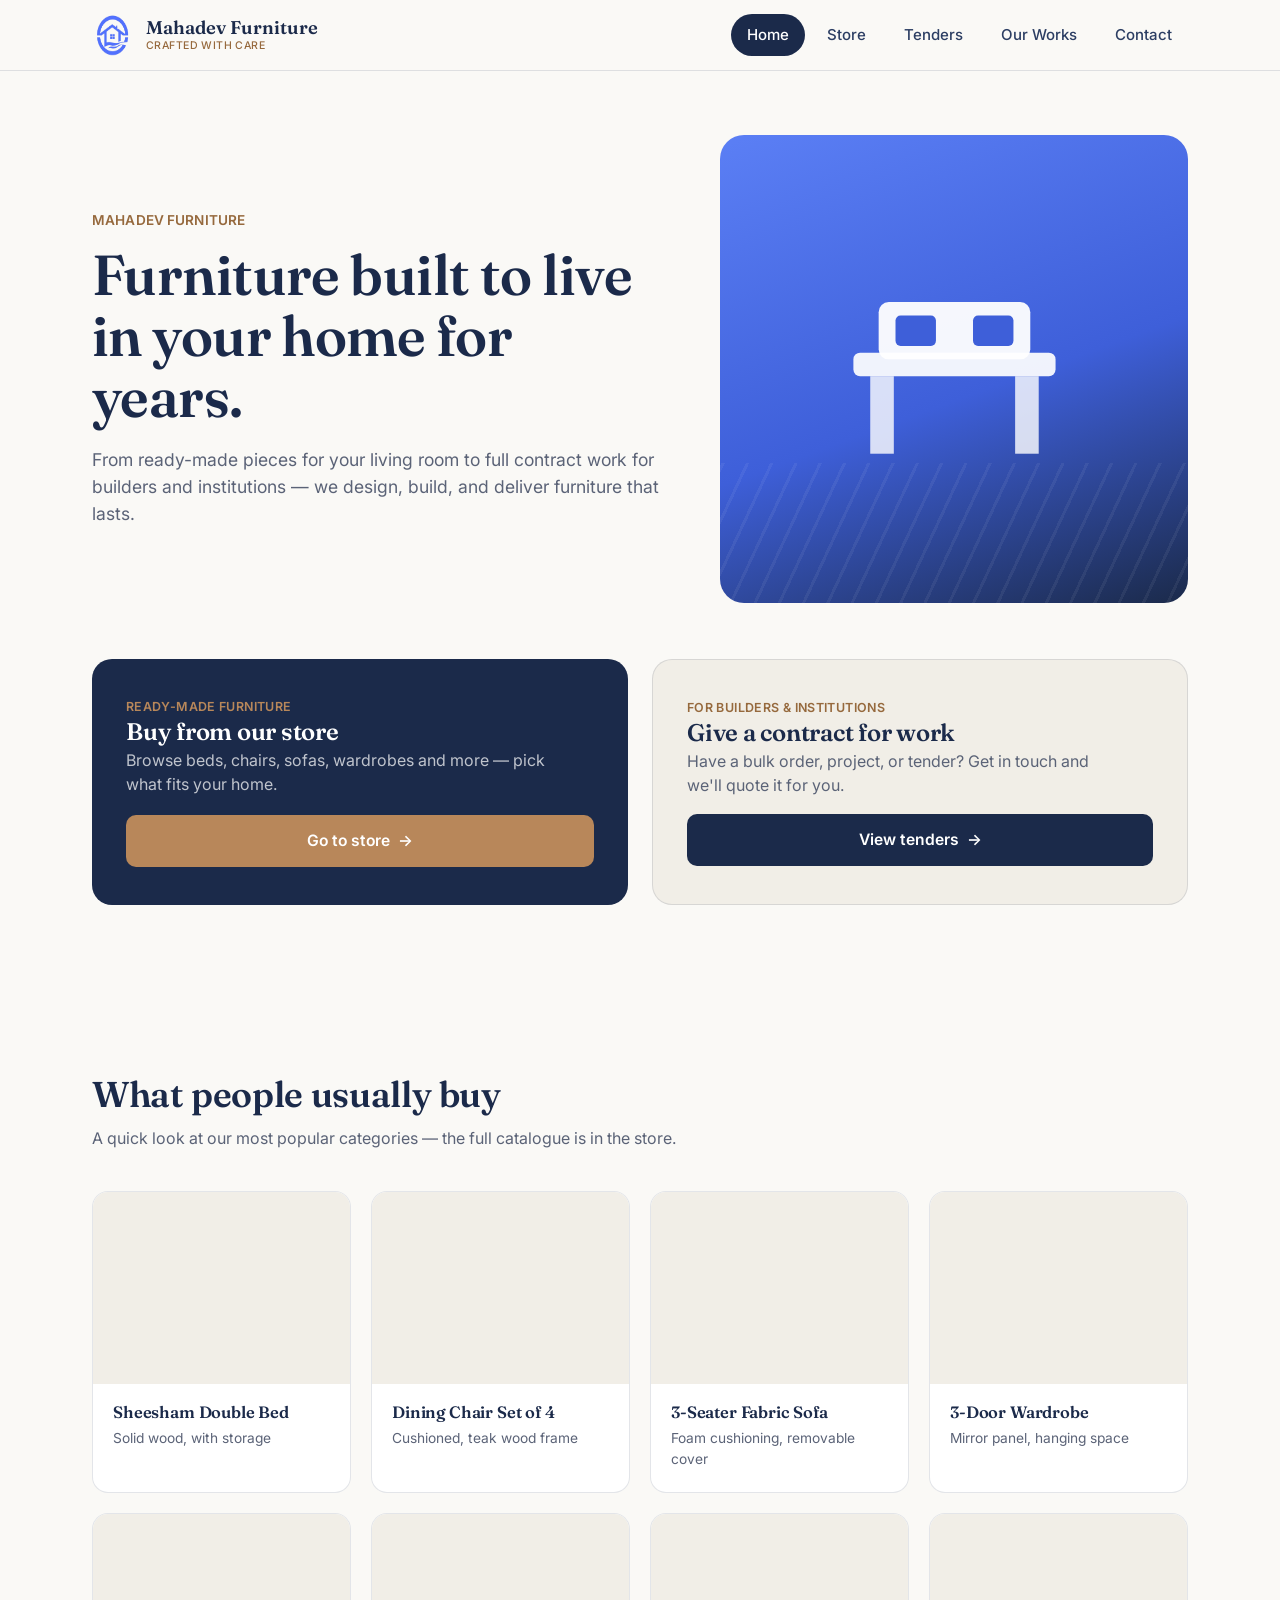
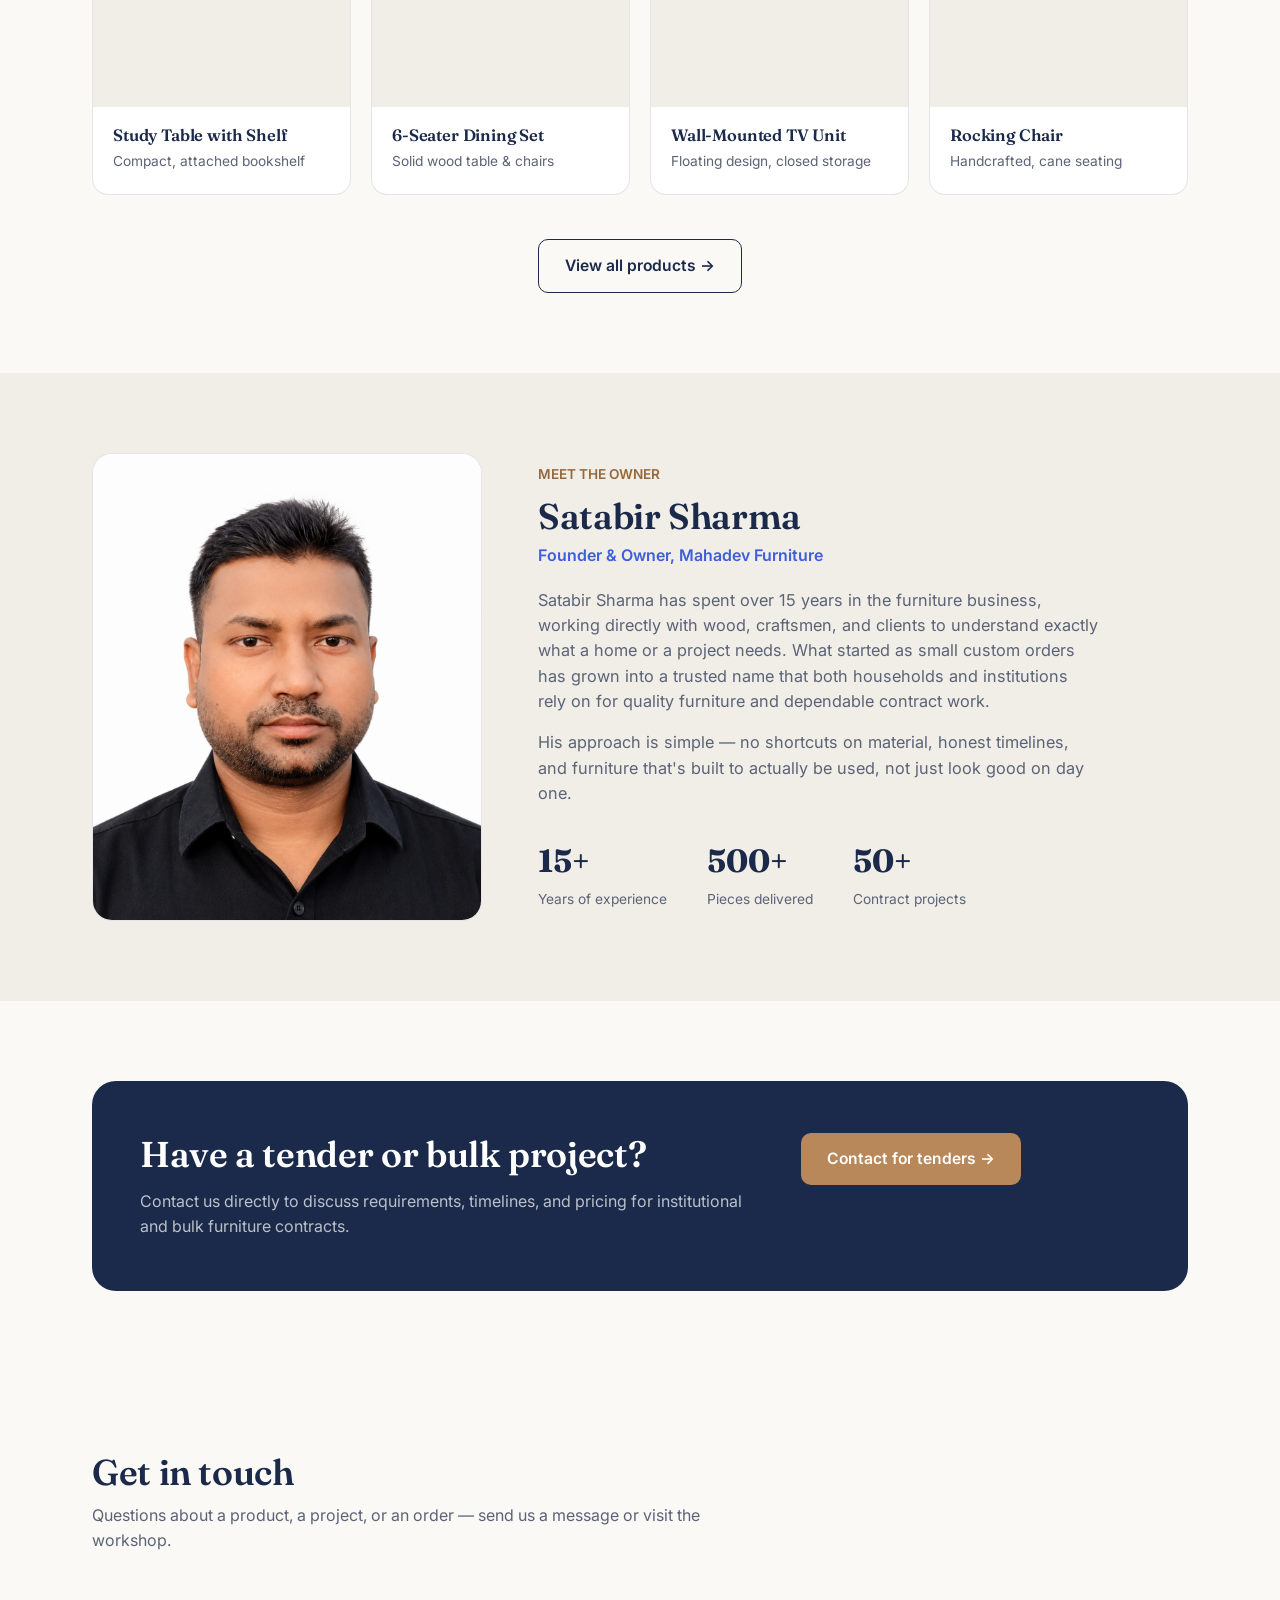
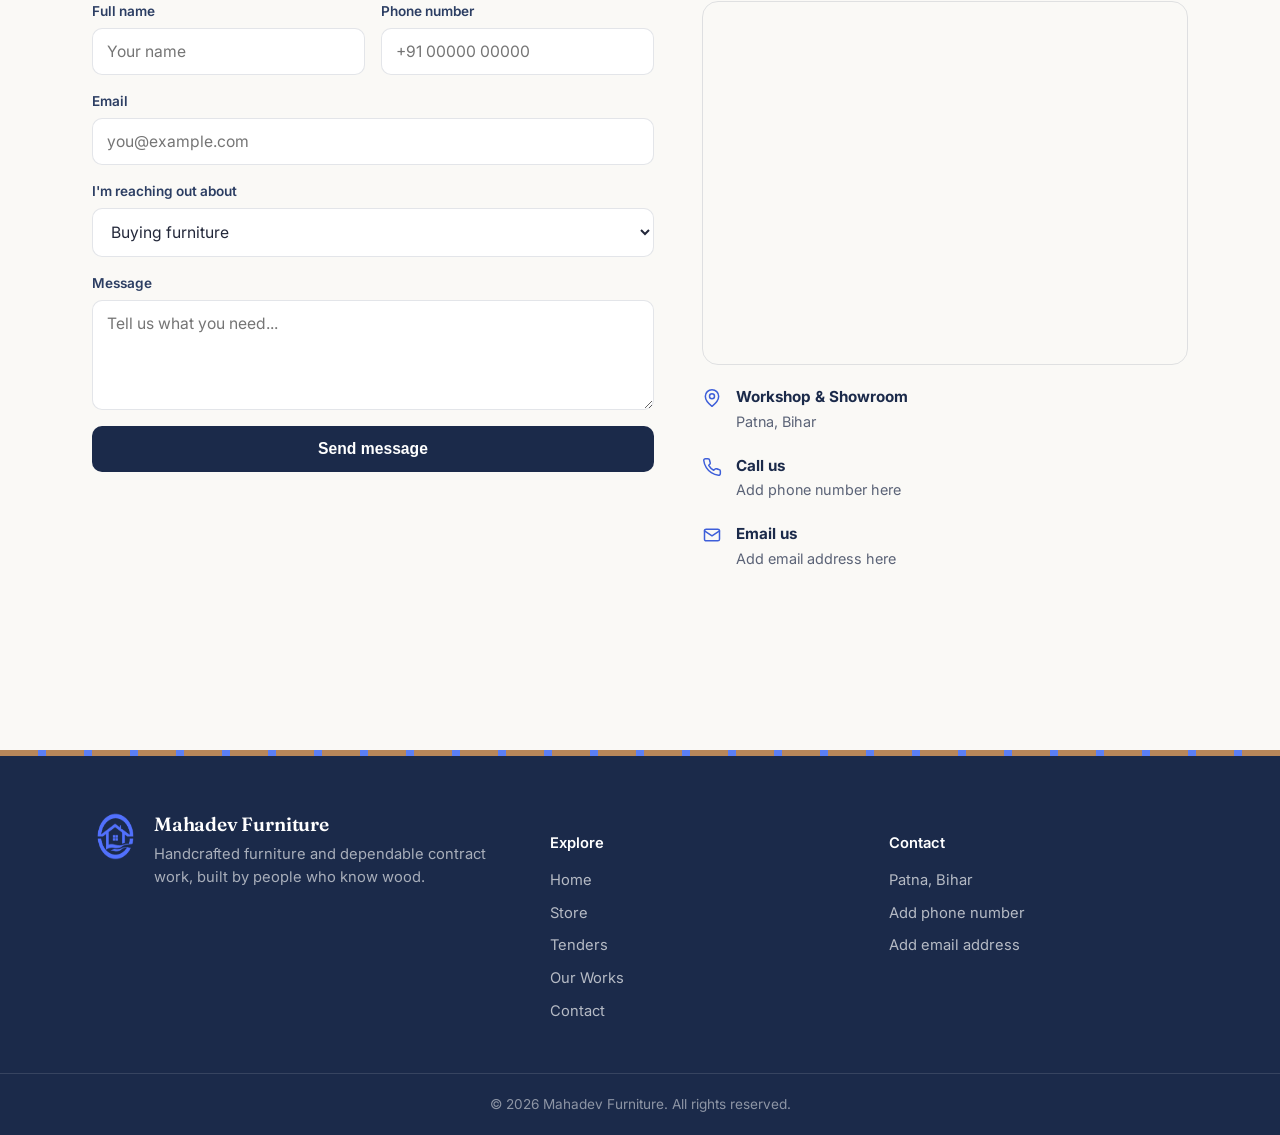
<file: index.html>
<!DOCTYPE html>
<html lang="en">
<head>
<meta charset="UTF-8">
<meta name="viewport" content="width=device-width, initial-scale=1.0">
<title>Mahadev Furniture — Handcrafted Furniture &amp; Contract Work</title>
<link rel="stylesheet" href="style.css">
<style>
  /* ---------- Hero ---------- */
  .hero {
    padding: 64px 0 0;
    overflow: hidden;
  }
  .hero-inner {
    display: grid;
    grid-template-columns: 1.1fr 0.9fr;
    gap: 56px;
    align-items: center;
    padding-bottom: 56px;
  }
  .hero-copy .kicker {
    font-weight: 600;
    font-size: 0.85rem;
    color: var(--wood-deep);
    margin-bottom: 14px;
    letter-spacing: 0.01em;
  }
  .hero-copy p { margin-top: 18px; font-size: 1.1rem; }

  .hero-art {
    position: relative;
    aspect-ratio: 1/1;
    border-radius: 24px;
    background: linear-gradient(160deg, var(--blue) 0%, var(--blue-deep) 55%, var(--navy) 100%);
    display: flex;
    align-items: center;
    justify-content: center;
    overflow: hidden;
  }
  .hero-art svg { width: 72%; height: 72%; }
  .hero-art::after {
    content: "";
    position: absolute;
    bottom: -10%;
    left: -10%;
    right: -10%;
    height: 40%;
    background: repeating-linear-gradient(115deg, rgba(255,255,255,0.06) 0 3px, transparent 3px 22px);
  }

  /* CTA choice panels */
  .choice-panels {
    display: grid;
    grid-template-columns: 1fr 1fr;
    gap: 24px;
    padding-bottom: 88px;
  }
  .choice-panel {
    border-radius: 20px;
    padding: 38px 34px;
    display: flex;
    flex-direction: column;
    gap: 16px;
    min-height: 220px;
    justify-content: space-between;
  }
  .choice-panel.store {
    background: var(--navy);
    color: var(--white);
  }
  .choice-panel.tenders {
    background: var(--panel);
    border: 1.5px solid var(--line);
  }
  .choice-panel h3 { font-size: 1.5rem; }
  .choice-panel.store h3 { color: var(--white); }
  .choice-panel.tenders h3 { color: var(--navy); }
  .choice-panel p { max-width: 42ch; }
  .choice-panel.store p { color: rgba(255,255,255,0.72); }
  .choice-panel.tenders p { color: var(--text-soft); }
  .choice-tag {
    font-size: 0.78rem;
    font-weight: 600;
    letter-spacing: 0.03em;
    color: var(--wood);
  }
  .choice-panel.tenders .choice-tag { color: var(--wood-deep); }

  @media (max-width: 780px) {
    .hero-inner { grid-template-columns: 1fr; }
    .hero-art { max-width: 340px; margin: 0 auto; }
    .choice-panels { grid-template-columns: 1fr; }
  }

  /* ---------- Category grid ---------- */
  .section-head {
    display: flex;
    align-items: flex-end;
    justify-content: space-between;
    margin-bottom: 40px;
    gap: 24px;
    flex-wrap: wrap;
  }
  .section-head p { margin-top: 10px; }

  .cat-grid {
    display: grid;
    grid-template-columns: repeat(4, 1fr);
    gap: 20px;
  }
  .cat-card {
    background: var(--white);
    border: 1px solid var(--line);
    border-radius: 16px;
    overflow: hidden;
    display: flex;
    flex-direction: column;
    transition: border-color 0.15s ease, transform 0.15s ease;
    cursor: pointer;
  }
  .cat-card:hover {
    border-color: var(--blue);
    transform: translateY(-3px);
  }
  .cat-image {
    aspect-ratio: 4/3;
    background: var(--panel);
  }
  .cat-body { padding: 18px 20px 22px; }
  .cat-card h3 { font-size: 1.03rem; }
  .cat-card span { font-size: 0.86rem; color: var(--text-soft); display: block; margin-top: 4px; }

  .view-all-wrap { text-align: center; margin-top: 44px; }

  @media (max-width: 900px) {
    .cat-grid { grid-template-columns: repeat(2, 1fr); }
  }

  /* ---------- Owner section ---------- */
  .owner-section { background: var(--panel); }
  .owner-inner {
    display: grid;
    grid-template-columns: 0.75fr 1.25fr;
    gap: 56px;
    align-items: center;
  }
  .owner-photo {
    border-radius: 20px;
    overflow: hidden;
    aspect-ratio: 3/3.6;
    background: var(--white);
    border: 1px solid var(--line);
  }
  .owner-photo img { width: 100%; height: 100%; object-fit: cover; }
  .owner-copy .kicker {
    font-weight: 600;
    font-size: 0.85rem;
    color: var(--wood-deep);
    margin-bottom: 10px;
  }
  .owner-copy h2 { margin-bottom: 6px; }
  .owner-role {
    font-size: 1rem;
    color: var(--blue-deep);
    font-weight: 600;
    margin-bottom: 20px;
    display: block;
  }
  .owner-copy p { margin-top: 16px; font-size: 1.02rem; max-width: 56ch; }
  .owner-stats {
    display: flex;
    gap: 40px;
    margin-top: 30px;
  }
  .owner-stat strong {
    display: block;
    font-family: var(--serif);
    font-size: 2rem;
    color: var(--navy);
  }
  .owner-stat span { font-size: 0.86rem; color: var(--text-soft); }

  @media (max-width: 780px) {
    .owner-inner { grid-template-columns: 1fr; }
    .owner-photo { max-width: 320px; margin: 0 auto; }
  }

  /* ---------- Tender CTA band ---------- */
  .tender-band {
    background: var(--navy);
    border-radius: 24px;
    padding: 52px 48px;
    display: grid;
    grid-template-columns: 1.3fr 0.7fr;
    gap: 32px;
    align-items: center;
  }
  .tender-band h2 { color: var(--white); }
  .tender-band p { color: rgba(255,255,255,0.7); margin-top: 14px; }
  .tender-band .btn-wood { align-self: start; justify-self: start; }

  @media (max-width: 700px) {
    .tender-band { grid-template-columns: 1fr; text-align: left; padding: 40px 28px; }
  }

  /* ---------- Contact + map ---------- */
  .contact-grid {
    display: grid;
    grid-template-columns: 1fr 1fr;
    gap: 48px;
    margin-top: 48px;
  }
  .contact-form {
    display: flex;
    flex-direction: column;
    gap: 16px;
  }
  .contact-form label {
    font-size: 0.85rem;
    font-weight: 600;
    color: var(--navy-soft);
    margin-bottom: 6px;
    display: block;
  }
  .field { display: flex; flex-direction: column; }
  .contact-form input, .contact-form select, .contact-form textarea {
    font-family: var(--sans);
    font-size: 0.98rem;
    padding: 13px 14px;
    border-radius: 10px;
    border: 1.5px solid var(--line);
    background: var(--white);
    color: var(--text);
  }
  .contact-form input:focus, .contact-form select:focus, .contact-form textarea:focus {
    outline: none;
    border-color: var(--blue);
  }
  .contact-form textarea { resize: vertical; min-height: 110px; }
  .row-2 { display: grid; grid-template-columns: 1fr 1fr; gap: 16px; }

  .location-card {
    display: flex;
    flex-direction: column;
    gap: 20px;
  }
  .map-frame {
    border-radius: 16px;
    overflow: hidden;
    border: 1px solid var(--line);
    aspect-ratio: 4/3;
  }
  .map-frame iframe { width: 100%; height: 100%; border: 0; }
  .location-detail {
    display: flex;
    gap: 14px;
    align-items: flex-start;
  }
  .location-detail svg { width: 20px; height: 20px; stroke: var(--blue-deep); flex-shrink: 0; margin-top: 3px; }
  .location-detail strong { display: block; color: var(--navy); font-size: 0.95rem; }
  .location-detail span { font-size: 0.9rem; color: var(--text-soft); }

  @media (max-width: 780px) {
    .contact-grid { grid-template-columns: 1fr; }
    .row-2 { grid-template-columns: 1fr; }
  }
</style>
</head>
<body>

<header class="site-header">
  <nav class="nav">
    <a href="index.html" class="brand">
      <img src="logo.png" alt="Mahadev Furniture logo">
      <span class="brand-text">Mahadev Furniture<span>CRAFTED WITH CARE</span></span>
    </a>
    <button class="nav-toggle" id="navToggle" aria-label="Menu"><span></span><span></span><span></span></button>
    <div class="nav-links" id="navLinks">
      <a href="index.html" class="active">Home</a>
      <a href="store.html">Store</a>
      <a href="tenders.html">Tenders</a>
      <a href="works.html">Our Works</a>
      <a href="contact.html">Contact</a>
    </div>
  </nav>
</header>

<!-- ============ HERO ============ -->
<section class="hero">
  <div class="wrap hero-inner">
    <div class="hero-copy">
      <div class="kicker">MAHADEV FURNITURE</div>
      <h1>Furniture built to live in your home for years.</h1>
      <p>From ready-made pieces for your living room to full contract work for builders and institutions — we design, build, and deliver furniture that lasts.</p>
    </div>
    <div class="hero-art">
      <svg viewBox="0 0 200 200" fill="none" xmlns="http://www.w3.org/2000/svg">
        <rect x="40" y="90" width="120" height="14" rx="4" fill="white" fill-opacity="0.92"/>
        <rect x="50" y="104" width="14" height="46" fill="white" fill-opacity="0.8"/>
        <rect x="136" y="104" width="14" height="46" fill="white" fill-opacity="0.8"/>
        <rect x="55" y="60" width="90" height="34" rx="6" fill="white" fill-opacity="0.95"/>
        <rect x="65" y="68" width="24" height="18" rx="3" fill="#3E5FD9"/>
        <rect x="111" y="68" width="24" height="18" rx="3" fill="#3E5FD9"/>
      </svg>
    </div>
  </div>

  <div class="wrap choice-panels">
    <a href="store.html" class="choice-panel store">
      <div>
        <div class="choice-tag">READY-MADE FURNITURE</div>
        <h3>Buy from our store</h3>
        <p>Browse beds, chairs, sofas, wardrobes and more — pick what fits your home.</p>
      </div>
      <span class="btn btn-wood">Go to store &nbsp;→</span>
    </a>
    <a href="tenders.html" class="choice-panel tenders">
      <div>
        <div class="choice-tag">FOR BUILDERS &amp; INSTITUTIONS</div>
        <h3>Give a contract for work</h3>
        <p>Have a bulk order, project, or tender? Get in touch and we'll quote it for you.</p>
      </div>
      <span class="btn btn-primary">View tenders &nbsp;→</span>
    </a>
  </div>
</section>

<!-- ============ CATEGORY GRID ============ -->
<section>
  <div class="wrap">
    <div class="section-head">
      <div>
        <h2>What people usually buy</h2>
        <p>A quick look at our most popular categories — the full catalogue is in the store.</p>
      </div>
    </div>

    <div class="cat-grid">
      <a href="store.html" class="cat-card">
        <div class="cat-image"></div>
        <div class="cat-body">
          <h3>Sheesham Double Bed</h3>
          <span>Solid wood, with storage</span>
        </div>
      </a>
      <a href="store.html" class="cat-card">
        <div class="cat-image"></div>
        <div class="cat-body">
          <h3>Dining Chair Set of 4</h3>
          <span>Cushioned, teak wood frame</span>
        </div>
      </a>
      <a href="store.html" class="cat-card">
        <div class="cat-image"></div>
        <div class="cat-body">
          <h3>3-Seater Fabric Sofa</h3>
          <span>Foam cushioning, removable cover</span>
        </div>
      </a>
      <a href="store.html" class="cat-card">
        <div class="cat-image"></div>
        <div class="cat-body">
          <h3>3-Door Wardrobe</h3>
          <span>Mirror panel, hanging space</span>
        </div>
      </a>
      <a href="store.html" class="cat-card">
        <div class="cat-image"></div>
        <div class="cat-body">
          <h3>Study Table with Shelf</h3>
          <span>Compact, attached bookshelf</span>
        </div>
      </a>
      <a href="store.html" class="cat-card">
        <div class="cat-image"></div>
        <div class="cat-body">
          <h3>6-Seater Dining Set</h3>
          <span>Solid wood table &amp; chairs</span>
        </div>
      </a>
      <a href="store.html" class="cat-card">
        <div class="cat-image"></div>
        <div class="cat-body">
          <h3>Wall-Mounted TV Unit</h3>
          <span>Floating design, closed storage</span>
        </div>
      </a>
      <a href="store.html" class="cat-card">
        <div class="cat-image"></div>
        <div class="cat-body">
          <h3>Rocking Chair</h3>
          <span>Handcrafted, cane seating</span>
        </div>
      </a>
    </div>

    <div class="view-all-wrap">
      <a href="store.html" class="btn btn-outline">View all products →</a>
    </div>
  </div>
</section>

<!-- ============ OWNER SECTION ============ -->
<section class="owner-section">
  <div class="wrap owner-inner">
    <div class="owner-photo">
      <img src="owner.png" alt="Satabir Sharma, owner of Mahadev Furniture">
    </div>
    <div class="owner-copy">
      <div class="kicker">MEET THE OWNER</div>
      <h2>Satabir Sharma</h2>
      <span class="owner-role">Founder &amp; Owner, Mahadev Furniture</span>
      <p>Satabir Sharma has spent over 15 years in the furniture business, working directly with wood, craftsmen, and clients to understand exactly what a home or a project needs. What started as small custom orders has grown into a trusted name that both households and institutions rely on for quality furniture and dependable contract work.</p>
      <p>His approach is simple — no shortcuts on material, honest timelines, and furniture that's built to actually be used, not just look good on day one.</p>
      <div class="owner-stats">
        <div class="owner-stat"><strong>15+</strong><span>Years of experience</span></div>
        <div class="owner-stat"><strong>500+</strong><span>Pieces delivered</span></div>
        <div class="owner-stat"><strong>50+</strong><span>Contract projects</span></div>
      </div>
    </div>
  </div>
</section>

<!-- ============ TENDER CTA ============ -->
<section>
  <div class="wrap">
    <div class="tender-band">
      <div>
        <h2>Have a tender or bulk project?</h2>
        <p>Contact us directly to discuss requirements, timelines, and pricing for institutional and bulk furniture contracts.</p>
      </div>
      <a href="tenders.html" class="btn btn-wood">Contact for tenders →</a>
    </div>
  </div>
</section>

<!-- ============ CONTACT + LOCATION ============ -->
<section>
  <div class="wrap">
    <div class="section-head">
      <div>
        <h2>Get in touch</h2>
        <p>Questions about a product, a project, or an order — send us a message or visit the workshop.</p>
      </div>
    </div>

    <div class="contact-grid">
      <form class="contact-form">
        <div class="row-2">
          <div class="field">
            <label for="name">Full name</label>
            <input type="text" id="name" placeholder="Your name">
          </div>
          <div class="field">
            <label for="phone">Phone number</label>
            <input type="tel" id="phone" placeholder="+91 00000 00000">
          </div>
        </div>
        <div class="field">
          <label for="email">Email</label>
          <input type="email" id="email" placeholder="you@example.com">
        </div>
        <div class="field">
          <label for="reason">I'm reaching out about</label>
          <select id="reason">
            <option>Buying furniture</option>
            <option>A tender / bulk contract</option>
            <option>Something else</option>
          </select>
        </div>
        <div class="field">
          <label for="message">Message</label>
          <textarea id="message" placeholder="Tell us what you need..."></textarea>
        </div>
        <button type="submit" class="btn btn-primary">Send message</button>
      </form>

      <div class="location-card">
        <div class="map-frame">
          <iframe src="https://www.google.com/maps?q=Patna,Bihar&output=embed" loading="lazy" allowfullscreen></iframe>
        </div>
        <div class="location-detail">
          <svg viewBox="0 0 24 24" fill="none" stroke-width="1.8" stroke-linecap="round" stroke-linejoin="round"><path d="M20 10c0 6-8 12-8 12s-8-6-8-12a8 8 0 0 1 16 0Z"/><circle cx="12" cy="10" r="3"/></svg>
          <div><strong>Workshop &amp; Showroom</strong><span>Patna, Bihar</span></div>
        </div>
        <div class="location-detail">
          <svg viewBox="0 0 24 24" fill="none" stroke-width="1.8" stroke-linecap="round" stroke-linejoin="round"><path d="M22 16.92v3a2 2 0 0 1-2.18 2 19.79 19.79 0 0 1-8.63-3.07 19.5 19.5 0 0 1-6-6 19.79 19.79 0 0 1-3.07-8.67A2 2 0 0 1 4.11 2h3a2 2 0 0 1 2 1.72c.127.96.362 1.903.7 2.81a2 2 0 0 1-.45 2.11L8.09 9.91a16 16 0 0 0 6 6l1.27-1.27a2 2 0 0 1 2.11-.45c.907.338 1.85.573 2.81.7A2 2 0 0 1 22 16.92Z"/></svg>
          <div><strong>Call us</strong><span>Add phone number here</span></div>
        </div>
        <div class="location-detail">
          <svg viewBox="0 0 24 24" fill="none" stroke-width="1.8" stroke-linecap="round" stroke-linejoin="round"><rect x="3" y="5" width="18" height="14" rx="2"/><path d="m3 7 9 6 9-6"/></svg>
          <div><strong>Email us</strong><span>Add email address here</span></div>
        </div>
      </div>
    </div>
  </div>
</section>

<footer class="site-footer">
  <div class="grain-divider"></div>
  <div class="footer-top">
    <div class="footer-brand">
      <img src="logo.png" alt="Mahadev Furniture logo">
      <div>
        <h3>Mahadev Furniture</h3>
        <p>Handcrafted furniture and dependable contract work, built by people who know wood.</p>
      </div>
    </div>
    <div class="footer-col">
      <h4>Explore</h4>
      <a href="index.html">Home</a>
      <a href="store.html">Store</a>
      <a href="tenders.html">Tenders</a>
      <a href="works.html">Our Works</a>
      <a href="contact.html">Contact</a>
    </div>
    <div class="footer-col">
      <h4>Contact</h4>
      <p>Patna, Bihar</p>
      <p>Add phone number</p>
      <p>Add email address</p>
    </div>
  </div>
  <div class="footer-bottom">© 2026 Mahadev Furniture. All rights reserved.</div>
</footer>

<script>
  document.getElementById('navToggle').addEventListener('click', function() {
    document.getElementById('navLinks').classList.toggle('open');
  });
</script>

</body>
</html>
</file>
<file: style.css>
@import url('https://fonts.googleapis.com/css2?family=Fraunces:opsz,wght@9..144,400;9..144,500;9..144,600;9..144,700&family=Inter:wght@400;500;600;700&display=swap');

:root {
  --blue: #5B7FF5;
  --blue-deep: #3E5FD9;
  --navy: #1B2A4A;
  --navy-soft: #2C3E63;
  --wood: #B8875A;
  --wood-deep: #96693D;
  --cream: #FAF9F6;
  --panel: #F1EEE7;
  --white: #FFFFFF;
  --line: rgba(27, 42, 74, 0.12);
  --text: #23283A;
  --text-soft: #5B6377;

  --serif: 'Fraunces', serif;
  --sans: 'Inter', sans-serif;
}

* { box-sizing: border-box; }

html { scroll-behavior: smooth; }

body {
  margin: 0;
  font-family: var(--sans);
  color: var(--text);
  background: var(--cream);
  line-height: 1.55;
}

img { max-width: 100%; display: block; }

a { color: inherit; text-decoration: none; }

.wrap {
  max-width: 1160px;
  margin: 0 auto;
  padding: 0 32px;
}

h1, h2, h3 {
  font-family: var(--serif);
  font-weight: 600;
  color: var(--navy);
  margin: 0;
  letter-spacing: -0.01em;
}

h1 { font-size: clamp(2.4rem, 4.4vw, 3.6rem); line-height: 1.08; }
h2 { font-size: clamp(1.7rem, 2.8vw, 2.3rem); line-height: 1.18; }
h3 { font-size: 1.25rem; line-height: 1.3; }

p { margin: 0; color: var(--text-soft); max-width: 62ch; }

/* ---------- Header / Nav ---------- */
.site-header {
  position: sticky;
  top: 0;
  z-index: 50;
  background: rgba(250, 249, 246, 0.92);
  backdrop-filter: blur(10px);
  border-bottom: 1px solid var(--line);
}

.nav {
  display: flex;
  align-items: center;
  justify-content: space-between;
  padding: 14px 32px;
  max-width: 1160px;
  margin: 0 auto;
}

.brand {
  display: flex;
  align-items: center;
  gap: 12px;
}

.brand img { height: 42px; width: 42px; }

.brand-text {
  font-family: var(--serif);
  font-weight: 600;
  font-size: 1.15rem;
  color: var(--navy);
  line-height: 1.1;
}

.brand-text span {
  display: block;
  font-family: var(--sans);
  font-weight: 500;
  font-size: 0.66rem;
  color: var(--wood-deep);
  letter-spacing: 0.04em;
  margin-top: 2px;
}

.nav-links {
  display: flex;
  gap: 6px;
  align-items: center;
}

.nav-links a {
  padding: 9px 16px;
  border-radius: 999px;
  font-weight: 500;
  font-size: 0.94rem;
  color: var(--navy-soft);
  transition: background 0.15s ease, color 0.15s ease;
}

.nav-links a:hover { background: var(--panel); color: var(--navy); }

.nav-links a.active {
  background: var(--navy);
  color: var(--white);
}

.nav-toggle {
  display: none;
  flex-direction: column;
  gap: 4px;
  background: none;
  border: none;
  cursor: pointer;
  padding: 6px;
}
.nav-toggle span {
  width: 22px;
  height: 2px;
  background: var(--navy);
  border-radius: 2px;
}

@media (max-width: 780px) {
  .nav-toggle { display: flex; }
  .nav-links {
    position: absolute;
    top: 68px;
    left: 0;
    right: 0;
    flex-direction: column;
    align-items: stretch;
    background: var(--cream);
    border-bottom: 1px solid var(--line);
    padding: 10px 20px 18px;
    gap: 2px;
    display: none;
  }
  .nav-links.open { display: flex; }
  .nav-links a { padding: 12px 14px; }
}

/* ---------- Buttons ---------- */
.btn {
  display: inline-flex;
  align-items: center;
  justify-content: center;
  gap: 8px;
  padding: 14px 26px;
  border-radius: 10px;
  font-weight: 600;
  font-size: 0.98rem;
  cursor: pointer;
  border: none;
  transition: transform 0.15s ease, box-shadow 0.15s ease;
}

.btn-primary {
  background: var(--navy);
  color: var(--white);
}
.btn-primary:hover { transform: translateY(-1px); box-shadow: 0 8px 20px rgba(27,42,74,0.22); }

.btn-outline {
  background: transparent;
  color: var(--navy);
  border: 1.5px solid var(--navy);
}
.btn-outline:hover { background: var(--navy); color: var(--white); }

.btn-wood {
  background: var(--wood);
  color: var(--white);
}
.btn-wood:hover { transform: translateY(-1px); box-shadow: 0 8px 20px rgba(150,105,61,0.28); }

/* ---------- Footer ---------- */
.site-footer {
  background: var(--navy);
  color: rgba(255,255,255,0.78);
  margin-top: 100px;
}

.footer-top {
  padding: 56px 32px 40px;
  max-width: 1160px;
  margin: 0 auto;
  display: grid;
  grid-template-columns: 1.4fr 1fr 1fr;
  gap: 40px;
}

.footer-brand { display: flex; align-items: flex-start; gap: 14px; }
.footer-brand img { height: 48px; width: 48px; flex-shrink: 0; }
.footer-brand h3 { color: var(--white); font-size: 1.2rem; }
.footer-brand p { color: rgba(255,255,255,0.62); font-size: 0.92rem; margin-top: 6px; }

.footer-col h4 {
  color: var(--white);
  font-family: var(--sans);
  font-weight: 600;
  font-size: 0.92rem;
  margin-bottom: 14px;
}
.footer-col a, .footer-col p {
  display: block;
  font-size: 0.92rem;
  color: rgba(255,255,255,0.68);
  margin-bottom: 10px;
}
.footer-col a:hover { color: var(--white); }

.footer-bottom {
  border-top: 1px solid rgba(255,255,255,0.12);
  padding: 20px 32px;
  text-align: center;
  font-size: 0.85rem;
  color: rgba(255,255,255,0.5);
}

/* wood-grain style divider */
.grain-divider {
  height: 6px;
  background: repeating-linear-gradient(
    90deg,
    var(--wood) 0px, var(--wood) 38px,
    var(--blue) 38px, var(--blue) 46px
  );
}

/* ---------- Page header (inner pages) ---------- */
.page-hero {
  padding: 64px 0 44px;
  border-bottom: 1px solid var(--line);
}
.page-hero .kicker {
  font-family: var(--sans);
  font-weight: 600;
  font-size: 0.85rem;
  color: var(--wood-deep);
  margin-bottom: 10px;
}
.page-hero p { margin-top: 14px; font-size: 1.08rem; max-width: 60ch; }

section { padding: 80px 0; }
</file>
